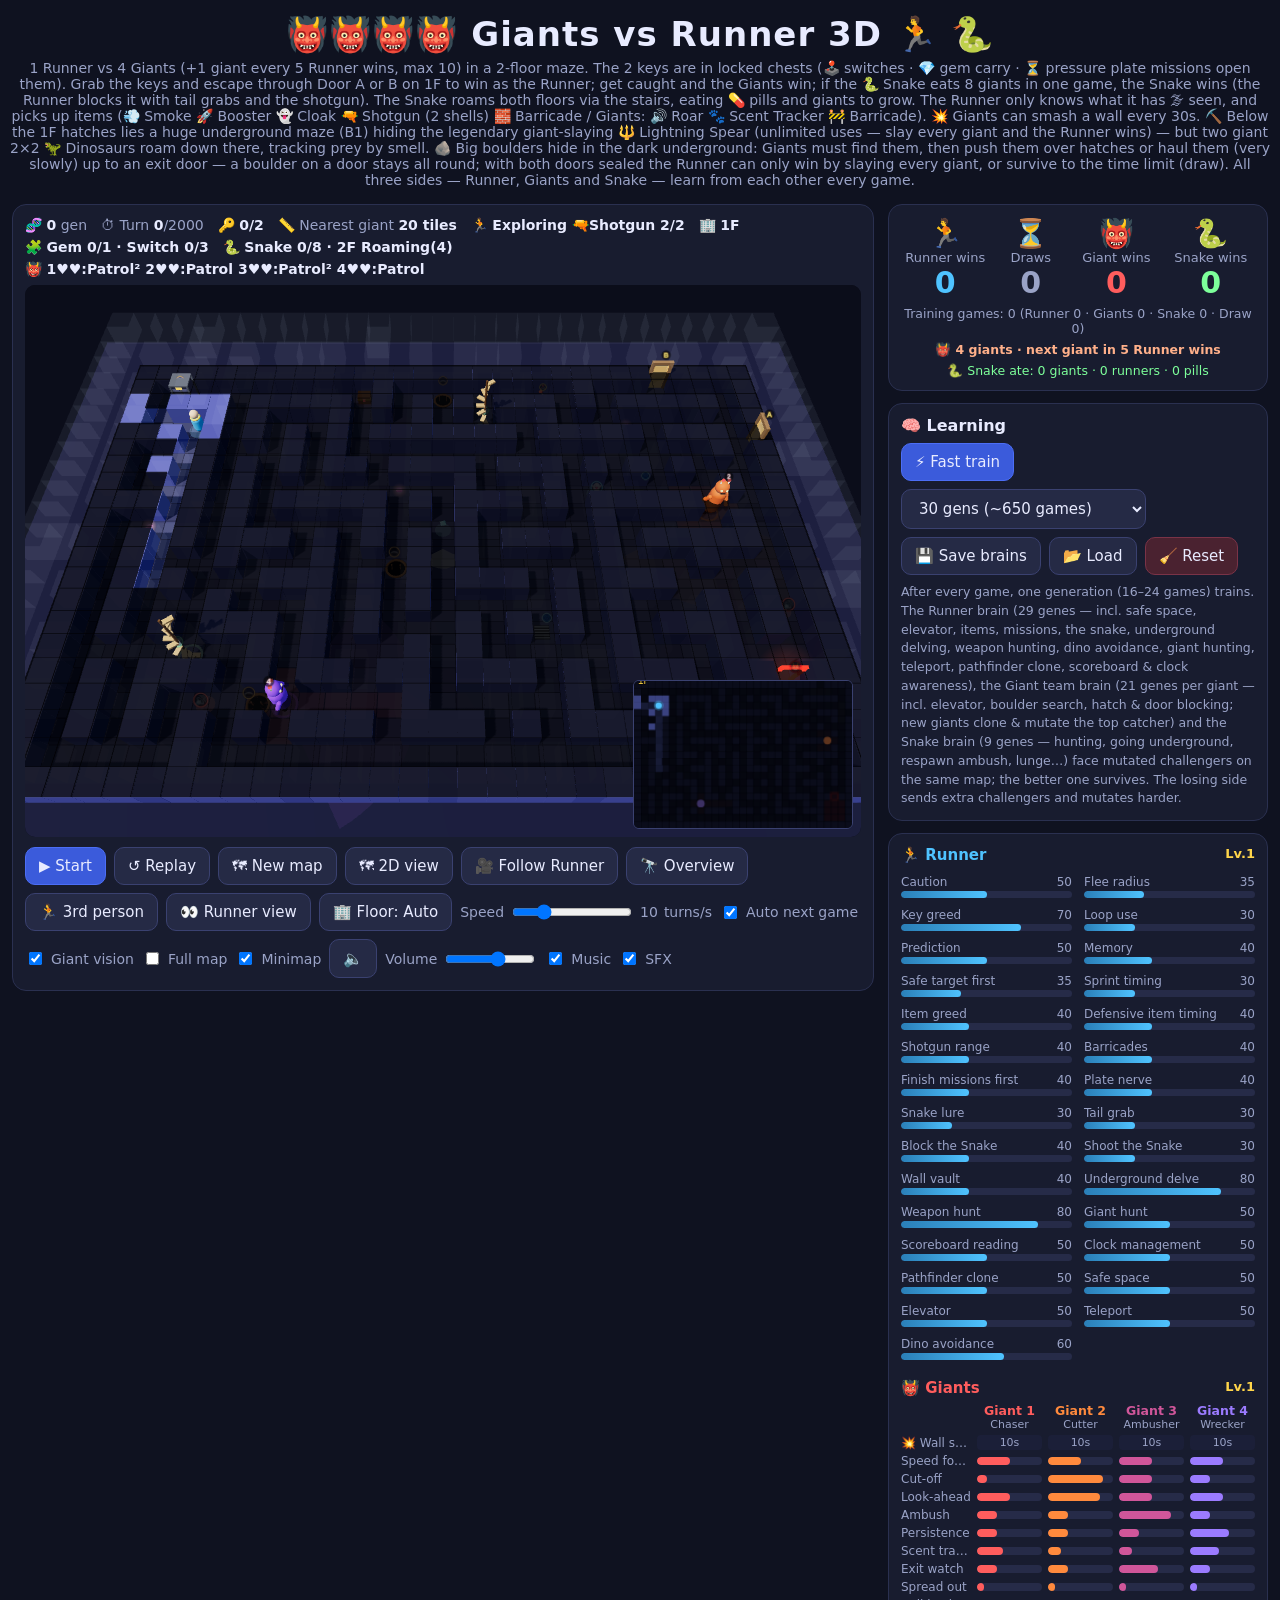
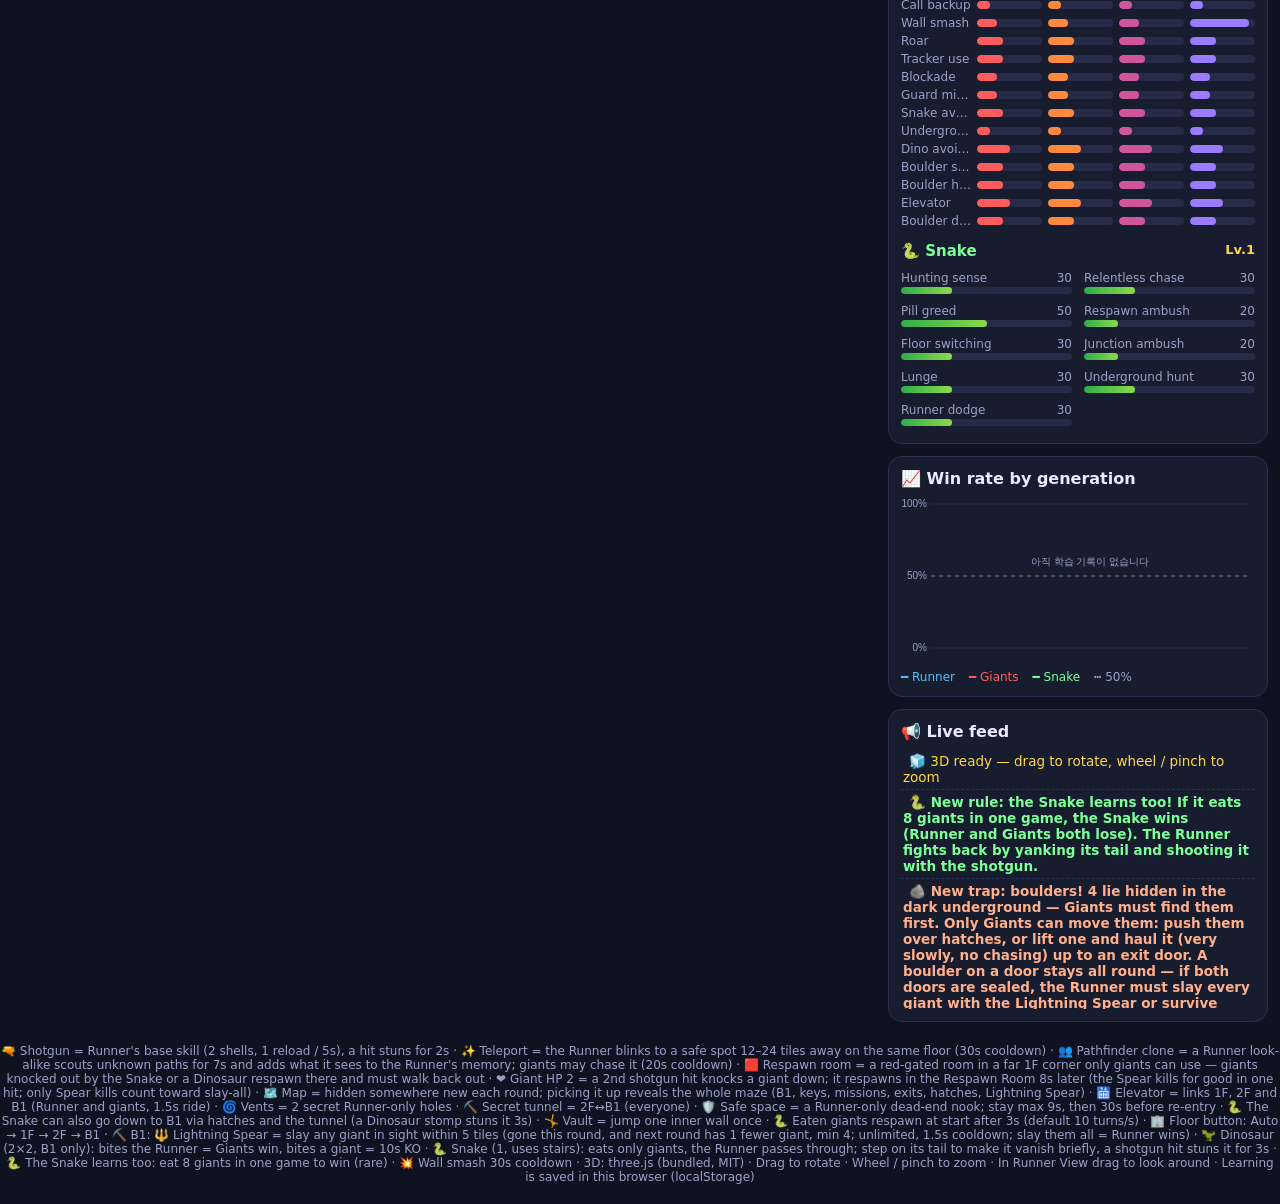
<file: index.html>
<!DOCTYPE html>
<html lang="ko" translate="no">
<head>
<meta charset="utf-8">
<meta name="google" content="notranslate">
<meta name="viewport" content="width=device-width, initial-scale=1, viewport-fit=cover">
<title>거인과 도망자 3D — AI 대결 · 공진화</title>
<link rel="icon" href="data:image/svg+xml,<svg xmlns=%22http://www.w3.org/2000/svg%22 viewBox=%220 0 100 100%22><text y=%22.9em%22 font-size=%2290%22>👹</text></svg>">
<link rel="stylesheet" href="css/style3.css?v=26">
</head>
<body>
<header>
  <h1>👹👹👹👹 거인과 도망자 3D 🏃 🐍</h1>
  <p class="sub">도망자 1명 vs 거인 4명(도망자 5승마다 +1, 최대 10명), 2층 미로 — 열쇠 2개는 잠긴 상자 속(🕹️스위치 · 💎보석 운반 · ⏳발판 미션을 풀어야 열림). 열쇠를 모아 1층 문 A·B로 탈출하면 도망자 승, 잡히면 거인팀 승, 🐍뷱이 한 판에 거인 8마리를 먹으면 뷱 승(도망자는 꼬리 잡기·샷건으로 뷱을 막음). 뷱(1마리)은 계단으로 두 층을 오가며 💊알약과 거인을 먹고 길어집니다. 도망자는 🌫 직접 본 곳만 알고, 맵에 떨어진 아이템(💨연막탄 🚀부스터 👻투명망토 🔫샷건(2발) 🧱바리케이드 / 거인: 🔊포효 🐾냄새 추적기 🚧바리케이드)을 주워 씁니다. 💥 거인은 30초마다 벽을 부술 수 있고, 도망자가 5승 할 때마다 거인이 한 명씩 늘어납니다(최대 10명). ⛏️ 1층 해치 아래에는 엄청 큰 지하 1층(B1) 미로가 있고, 어딘가에 거인을 처치하는 전설의 무기 🔱번개창(무한 사용 — 거인을 모두 처치하면 도망자 승리)이 숨겨져 있지만, 2×2 크기의 거대한 🦖공룡 두 마리가 냄새를 맡으며 돌아다닙니다. 🪨 큰 바위는 어두운 지하에 숨어 있어 거인이 먼저 찾아야 하고, 해치 위로 밀거나 아주 느릿느릿 들고 올라와 출구 문 앞을 막습니다(문 앞 바위는 그 판 내내 그대로 — 두 문이 다 막히면 도망자는 거인을 모두 처치하거나 시간 끝까지 버텨야(무승부) 함). 도망자·거인·뷱 세 쪽 모두 판마다 서로에게 배우며 성장합니다.</p>
</header>
<main>
  <section class="stage card">
    <div class="statusbar">
      <span>🧬 <b id="st-gen">0</b>세대</span>
      <span>⏱ 턴 <b id="st-turn">0</b>/<span id="st-max">0</span></span>
      <span>🔑 <b id="st-keys">0/0</b></span>
      <span>📏 가장 가까운 거인 <b id="st-dist">-</b></span>
      <span>🏃 <b id="st-rmode">-</b></span>
      <span>🏢 <b id="st-floor">1층</b></span>
      <span>🧩 <b id="st-mission">-</b></span>
      <span>🐍 <b id="st-snake">-</b></span>
      <span>👹 <b id="st-gmode">-</b></span>
    </div>
    <div class="view" id="stage3d">
      <canvas id="board"></canvas>
      <canvas id="minimap" class="minimap"></canvas>
      <div class="overlay hidden" id="overlay"><div id="overlayText"></div><div id="overlaySub"></div></div>
      <div class="overlay hidden train" id="trainOverlay">
        <div>⚡ 빠른 훈련 중…</div>
        <div class="progress"><div id="trainBar"></div></div>
        <div id="trainText"></div>
      </div>
    </div>
    <div class="controls">
      <button id="btnPlay" class="primary">▶ 시작</button>
      <button id="btnRestart">↺ 다시</button>
      <button id="btnNewMap">🗺 새 맵</button>
      <button id="btnView" disabled>🧊 3D 보기</button>
      <button id="btnCam" style="display:none">🎥 도망자 따라가기</button>
      <button id="btnCamReset" style="display:none">🔭 전체 보기</button>
      <button id="btnTps" style="display:none">🏃 3인칭</button>
      <button id="btnFpv" style="display:none">👀 도망자 시점</button>
      <button id="btnFloor" title="보는 층: 자동(도망자가 있는 층) → 1F → 2F → B1">🏢 층: 자동</button>
      <label class="slider">속도 <input type="range" id="speed" min="1" max="40" value="10"><span id="speedVal">10</span>턴/초</label>
      <label class="chk"><input type="checkbox" id="autoNext" checked> 자동 다음 판</label>
      <label class="chk"><input type="checkbox" id="showVision" checked> 거인 시야</label>
      <label class="chk" title="끄면 도망자가 직접 본 곳만 밝게 보입니다(전장의 안개). 1인칭에서는 항상 도망자의 기억만 보여요."><input type="checkbox" id="showFull"> 전체 지도 보기</label>
      <label class="chk" id="chkMini" style="display:none"><input type="checkbox" id="showMini" checked> 미니맵</label>
    </div>
  </section>

  <aside class="side">
    <section class="card score">
      <div class="team runner"><div class="emoji">🏃</div><div>도망자 승</div><b id="sc-runner">0</b></div>
      <div class="team draw"><div class="emoji">⏳</div><div>무승부</div><b id="sc-draw">0</b></div>
      <div class="team giant"><div class="emoji">👹</div><div>거인팀 승</div><b id="sc-giant">0</b></div>
      <div class="team snake"><div class="emoji">🐍</div><div>뷱 승</div><b id="sc-snakewin">0</b></div>
      <div class="scoreline" id="sc-train">훈련 경기 0판</div>
      <div class="scoreline grow" id="sc-grow">👹 거인 4명 · 다음 거인 추가까지 도망자 5승</div>
      <div class="scoreline" id="sc-snake">🐍 뷱이 먹은 거인 0 · 도망자 0 · 알약 0</div>
    </section>

    <section class="card train-ctl">
      <h2>🧠 학습</h2>
      <div class="row">
        <button id="btnTrain" class="primary">⚡ 빠른 훈련</button>
        <select id="trainGens">
          <option value="10">10세대 (약 200판)</option>
          <option value="30" selected>30세대 (약 650판)</option>
          <option value="100">100세대 (약 2,200판)</option>
        </select>
      </div>
      <div class="row">
        <button id="btnSave">💾 두뇌 저장</button>
        <button id="btnLoad">📂 불러오기</button>
        <button id="btnResetBrain" class="danger">🧹 초기화</button>
      </div>
      <p class="hint">매 판이 끝나면 한 세대(16~24판)를 훈련합니다. 도망자 두뇌와 거인팀 두뇌(거인마다 따로 가진 유전자 21개 — 새 거인은 가장 많이 잡은 거인을 복제·변이, 도망자 유전자 29개 — 아이템·미션·뷱·지하 탐험·무기 찾기·공룡 피하기도 배움)와 뷱 두뇌(유전자 9개 — 지하 사냥·사냥 감각·부활 지점 매복·달려들기 등)가 변이된 도전자와 같은 맵에서 겨뤄 더 잘한 쪽이 살아남습니다. 지고 있는 쪽은 도전자를 2명 내보내고 더 크게 변이합니다.</p>
    </section>

    <section class="card brains">
      <div class="brain runner">
        <h3>🏃 도망자 <span class="lv">Lv.<b id="lv-runner">1</b></span></h3>
        <div id="genes-runner" class="genes"></div>
      </div>
      <div class="brain giant">
        <h3>👹 거인팀 <span class="lv">Lv.<b id="lv-giant">1</b></span></h3>
        <div id="genes-giant" class="gteam"></div>
      </div>
      <div class="brain snake">
        <h3>🐍 뷱 <span class="lv">Lv.<b id="lv-snake">1</b></span></h3>
        <div id="genes-snake" class="genes"></div>
      </div>
    </section>

    <section class="card">
      <h2>📈 세대별 승률</h2>
      <canvas id="chart"></canvas>
      <div class="legend"><span class="lr">━ 도망자</span><span class="lg">━ 거인팀</span><span class="ls">━ 뷱</span><span>┅ 50%</span></div>
    </section>

    <section class="card">
      <h2>📢 실시간 중계</h2>
      <ul id="log" class="log"></ul>
    </section>
  </aside>
</main>
<footer>🔫 샷건 = 도망자 기본 스킬(최대 2발, 5초마다 1발 장전), 맞으면 2초 기절 · ✨ 순간이동 = 같은 층 12~24칸 떨어진 안전한 곳으로 순간이동(쿨타임 30초) · 👥 길잡이 분신 = 도망자와 똑같은 분신이 7초 동안 모르는 길을 먼저 살피고 본 것을 기억에 넣음, 거인이 속아 쫓기도 함(쿨타임 20초) · 🟥 리스폰 방 = 1층 먼 구석의 빨간 문 방, 거인만 드나듦 — 뷱·공룡에게 당한 거인은 여기서 부활해 걸어 나와야 함 · ❤️ 거인 체력 2 = 샷건 2대째에 쓰러졌다가 8초 뒤 리스폰 방에서 부활 (번개창은 한 방에 영구 처치, 거인 전멸 승리는 번개창 처치만 셈) · 🗺️ 지도 = 판마다 숨겨진 곳에 있음, 주우면 미로 전체(지하·열쇠·미션·출구·해치·번개창)가 보임 · 🛗 엘리베이터 = 1층·2층·지하를 잇는 승강기(도망자·거인, 탑승 1.5초) · 🌀 환기구 = 도망자만 지나가는 비밀 구멍 2곳 · ⛏️ 비밀 통로 = 2층↔지하 (모두) · 🛡️ 안전 공간 = 도망자만 들어가는 막다른 칸, 최대 9초 머문 뒤 나와야 하고 30초 뒤 재사용 · 🐍 뷱도 해치·비밀 통로로 지하에 내려감(공룡에게 밟히면 3초 기절) · 🤸 벽넘기 = 안쪽 벽 한 칸을 한 번 뛰어넘음 · 🐍 먹힌 거인은 3초 뒤 출발점에서 부활 (기본 속도 10턴/초) · 🏢 층 버튼: 자동(도망자 층) → 1F → 2F → B1 · ⛏️ 지하 1층: 🔱번개창 = 보이는 5칸 안의 거인을 처치(이번 판 복귀 불가, 처치한 판이면 다음 판 거인 1명 줄어듦(최소 4), 무한 사용·1.5초 쿨타임, 모두 처치하면 도망자 승리) · 🦖 공룡(2×2, 지하만): 도망자를 물면 거인팀 승, 거인을 물면 10초 기절 · 🐍 뷱(1마리, 계단으로 층 이동): 거인만 잡아먹음(도망자는 그냥 통과), 꼬리를 밟으면 잠시 사라짐, 샷건에 맞으면 3초 기절 · 🐍 뷱도 학습: 한 판에 거인 8마리를 먹으면 뷱 승리 · 💥 벽 부수기 30초 쿨다운 · 3D: three.js (로컬 포함, MIT) · 드래그 회전 · 휠/두 손가락 확대 · 도망자 시점에서는 드래그로 잠깐 둘러보기 · 학습 결과는 이 브라우저(localStorage)에 저장됩니다</footer>
<script src="js/engine3.js?v=26"></script>
<script src="js/i18n3.js?v=26"></script>
<script src="js/audio3.js?v=26"></script>
<script src="js/ui3.js?v=26"></script>
<script type="module" src="js/render3d.js?v=26"></script>
</body>
</html>
</file>
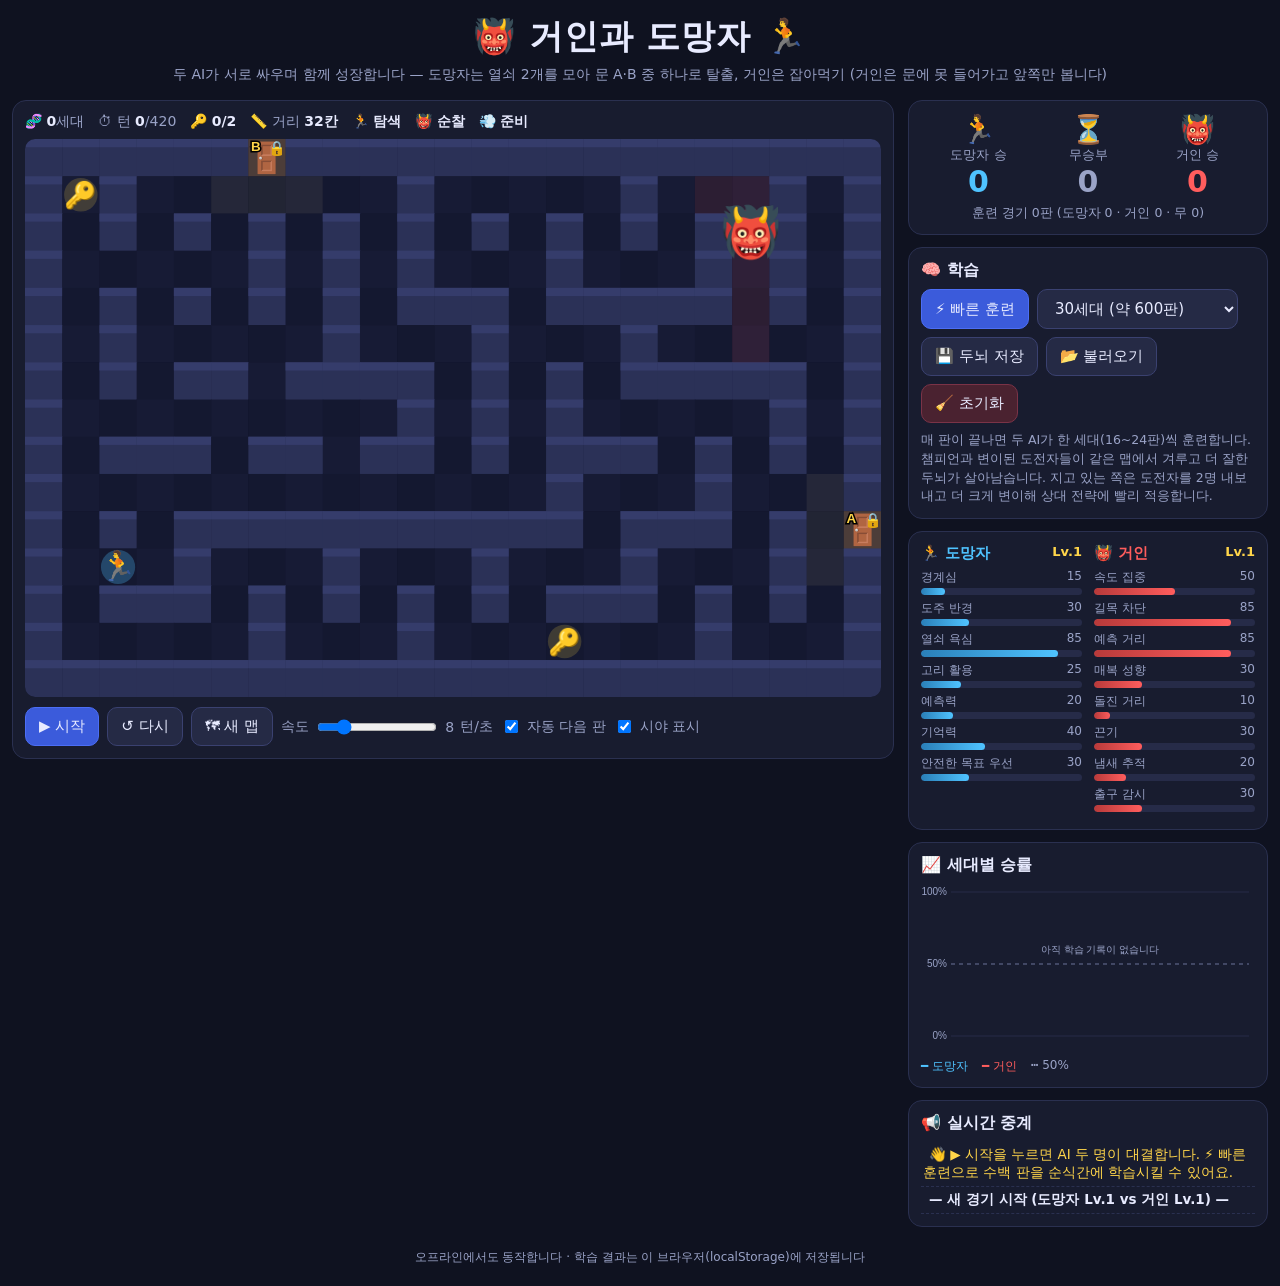
<file: index.v2.html>
<!DOCTYPE html>
<html lang="ko">
<head>
<meta charset="utf-8">
<meta name="viewport" content="width=device-width, initial-scale=1, viewport-fit=cover">
<title>거인과 도망자 — AI 대결 · 공진화</title>
<link rel="icon" href="data:image/svg+xml,<svg xmlns=%22http://www.w3.org/2000/svg%22 viewBox=%220 0 100 100%22><text y=%22.9em%22 font-size=%2290%22>👹</text></svg>">
<link rel="stylesheet" href="css/style.css?v=2">
</head>
<body>
<header>
  <h1>👹 거인과 도망자 🏃</h1>
  <p class="sub">두 AI가 서로 싸우며 함께 성장합니다 — 도망자는 열쇠 2개를 모아 문 A·B 중 하나로 탈출, 거인은 잡아먹기 (거인은 문에 못 들어가고 앞쪽만 봅니다)</p>
</header>

<main>
  <section class="stage card">
    <div class="statusbar">
      <span>🧬 <b id="st-gen">0</b>세대</span>
      <span>⏱ 턴 <b id="st-turn">0</b>/<span id="st-max">0</span></span>
      <span>🔑 <b id="st-keys">0/0</b></span>
      <span>📏 거리 <b id="st-dist">-</b></span>
      <span>🏃 <b id="st-rmode">-</b></span>
      <span>👹 <b id="st-gmode">-</b></span>
      <span>💨 <b id="st-dash">준비</b></span>
    </div>
    <div class="canvas-wrap" id="canvasWrap">
      <canvas id="board"></canvas>
      <div class="overlay hidden" id="overlay"><div id="overlayText"></div><div id="overlaySub"></div></div>
      <div class="overlay hidden train" id="trainOverlay">
        <div>⚡ 빠른 훈련 중…</div>
        <div class="progress"><div id="trainBar"></div></div>
        <div id="trainText"></div>
      </div>
    </div>
    <div class="controls">
      <button id="btnPlay" class="primary">▶ 시작</button>
      <button id="btnRestart">↺ 다시</button>
      <button id="btnNewMap">🗺 새 맵</button>
      <label class="slider">속도 <input type="range" id="speed" min="1" max="40" value="8"><span id="speedVal">8</span>턴/초</label>
      <label class="chk"><input type="checkbox" id="autoNext" checked> 자동 다음 판</label>
      <label class="chk"><input type="checkbox" id="showVision" checked> 시야 표시</label>
    </div>
  </section>

  <aside class="side">
    <section class="card score">
      <div class="team runner"><div class="emoji">🏃</div><div>도망자 승</div><b id="sc-runner">0</b></div>
      <div class="team draw"><div class="emoji">⏳</div><div>무승부</div><b id="sc-draw">0</b></div>
      <div class="team giant"><div class="emoji">👹</div><div>거인 승</div><b id="sc-giant">0</b></div>
      <div class="scoreline" id="sc-train">훈련 경기 0판</div>
    </section>

    <section class="card train-ctl">
      <h2>🧠 학습</h2>
      <div class="row">
        <button id="btnTrain" class="primary">⚡ 빠른 훈련</button>
        <select id="trainGens">
          <option value="10">10세대 (약 200판)</option>
          <option value="30" selected>30세대 (약 600판)</option>
          <option value="100">100세대 (약 2,000판)</option>
        </select>
      </div>
      <div class="row">
        <button id="btnSave">💾 두뇌 저장</button>
        <button id="btnLoad">📂 불러오기</button>
        <button id="btnResetBrain" class="danger">🧹 초기화</button>
      </div>
      <p class="hint">매 판이 끝나면 두 AI가 한 세대(16~24판)씩 훈련합니다. 챔피언과 변이된 도전자들이 같은 맵에서 겨루고 더 잘한 두뇌가 살아남습니다. 지고 있는 쪽은 도전자를 2명 내보내고 더 크게 변이해 상대 전략에 빨리 적응합니다.</p>
    </section>

    <section class="card brains">
      <div class="brain runner">
        <h3>🏃 도망자 <span class="lv">Lv.<b id="lv-runner">1</b></span></h3>
        <div id="genes-runner" class="genes"></div>
      </div>
      <div class="brain giant">
        <h3>👹 거인 <span class="lv">Lv.<b id="lv-giant">1</b></span></h3>
        <div id="genes-giant" class="genes"></div>
      </div>
    </section>

    <section class="card">
      <h2>📈 세대별 승률</h2>
      <canvas id="chart"></canvas>
      <div class="legend"><span class="lr">━ 도망자</span><span class="lg">━ 거인</span><span class="lm">┅ 50%</span></div>
    </section>

    <section class="card">
      <h2>📢 실시간 중계</h2>
      <ul id="log" class="log"></ul>
    </section>
  </aside>
</main>
<footer>오프라인에서도 동작합니다 · 학습 결과는 이 브라우저(localStorage)에 저장됩니다</footer>
<script src="js/engine.js?v=2"></script>
<script src="js/ui.js?v=2"></script>
</body>
</html>
</file>
<file: css/style3.css>
:root { --bg:#0f1220; --card:#181c2f; --line:#2a3050; --text:#e8ebff; --muted:#9aa3c7; --runner:#4fc3ff; --giant:#ff5d5d; --gold:#ffd54a; --ok:#59e39a; }
* { box-sizing: border-box; }
html, body { margin:0; background:var(--bg); color:var(--text); font-family: "Apple SD Gothic Neo","Malgun Gothic","Noto Sans KR","Noto Sans CJK KR","NanumGothic",system-ui,sans-serif; }
header { text-align:center; padding:14px 10px 4px; }
h1 { margin:0; font-size: clamp(22px, 4vw, 34px); letter-spacing:1px; }
.sub { margin:6px 0 0; color:var(--muted); font-size:14px; }
main { display:grid; grid-template-columns: minmax(0,1fr) 380px; gap:14px; padding:12px; max-width:1400px; margin:0 auto; align-items:start; }
@media (max-width: 980px) { main { grid-template-columns: 1fr; } }
.card { background:var(--card); border:1px solid var(--line); border-radius:14px; padding:12px; }
.side { display:flex; flex-direction:column; gap:12px; min-width:0; }
h2 { font-size:16px; margin:0 0 8px; }
h3 { font-size:15px; margin:0 0 6px; display:flex; justify-content:space-between; }
.statusbar { display:flex; flex-wrap:wrap; gap:6px 14px; font-size:14px; color:var(--muted); margin-bottom:8px; }
.statusbar b { color:var(--text); }
.view { position:relative; width:100%; border-radius:10px; overflow:hidden; background:#0a0c16; }
#board { display:block; touch-action:manipulation; }
.view canvas.gl { position:absolute; inset:0; display:none; touch-action:none; }
.view.is3d canvas.gl { display:block; }
.view.is3d #board { display:none; }
.minimap { position:absolute; right:8px; bottom:8px; display:none; border:1px solid #3a4170; border-radius:6px; background:rgba(10,12,22,.85); pointer-events:none; z-index:3; }
.view.is3d .minimap { display:block; }
.view.is3d .minimap.hidden { display:none; }
.overlay { position:absolute; inset:0; z-index:5; display:flex; flex-direction:column; align-items:center; justify-content:center; background:rgba(5,6,14,.55); border-radius:10px; text-align:center; gap:8px; }
.overlay.hidden { display:none; }
#overlayText { font-size: clamp(30px, 7vw, 64px); font-weight:900; text-shadow:0 4px 18px rgba(0,0,0,.7); }
#overlaySub { color:#dfe3ff; font-size:16px; }
.overlay.train { font-size:20px; font-weight:700; }
.progress { width:min(70%,420px); height:14px; background:#262b48; border-radius:8px; overflow:hidden; }
#trainBar { height:100%; width:0; background:linear-gradient(90deg,var(--runner),var(--giant)); transition:width .1s; }
#trainText { font-size:14px; color:var(--muted); font-weight:400; }
.controls { display:flex; flex-wrap:wrap; gap:8px; align-items:center; margin-top:10px; }
button, select { background:#252a45; color:var(--text); border:1px solid #3a4170; border-radius:10px; padding:9px 13px; font-size:15px; cursor:pointer; font-family:inherit; }
button:hover { background:#2f3558; }
button:disabled { opacity:.5; cursor:not-allowed; }
button.primary { background:#3b5bdb; border-color:#4c6ef5; }
button.primary:hover { background:#4c6ef5; }
button.danger { background:#4a2230; border-color:#7a3347; }
.slider, .chk { display:flex; align-items:center; gap:6px; font-size:14px; color:var(--muted); }
.slider input { width:120px; }
.row { display:flex; flex-wrap:wrap; gap:8px; margin-bottom:8px; }
.hint { color:var(--muted); font-size:12.5px; margin:4px 0 0; line-height:1.5; }
.score { display:grid; grid-template-columns: 1fr .8fr 1fr; text-align:center; gap:6px; }
.team .emoji { font-size:28px; }
.team div { font-size:13px; color:var(--muted); }
.team b { font-size:30px; }
.team.runner b { color:var(--runner); } .team.giant b { color:var(--giant); } .team.draw b { color:var(--muted); }
.scoreline { grid-column: 1 / -1; color:var(--muted); font-size:12.5px; }
.brains { display:grid; grid-template-columns:1fr; gap:14px; }
.gteam { display:grid; grid-template-columns: 78px repeat(3, 1fr); gap:4px 6px; align-items:center; font-size:12px; }
.gteam .gh { font-weight:700; text-align:center; font-size:12.5px; }
.gteam .gh small { display:block; font-weight:400; color:var(--muted); font-size:11px; }
.gteam .gl { color:var(--muted); white-space:nowrap; overflow:hidden; text-overflow:ellipsis; }
.gteam .gb { height:8px; background:#262b48; border-radius:5px; overflow:hidden; }
.gteam .gb > i { display:block; height:100%; border-radius:5px; transition: width .6s ease; }
.gteam .gb.flash { outline:1px solid var(--gold); }
.genes { display:grid; grid-template-columns:1fr 1fr; gap:0 12px; }
.brain.runner h3 { color:var(--runner); } .brain.giant h3 { color:var(--giant); }
.lv { color:var(--gold); font-size:13px; }
.gene { font-size:12px; margin:5px 0; }
.gene .name { display:flex; justify-content:space-between; color:var(--muted); }
.bar { height:7px; background:#262b48; border-radius:5px; overflow:hidden; margin-top:2px; }
.bar > i { display:block; height:100%; border-radius:5px; transition: width .6s ease; }
.runner .bar > i { background:linear-gradient(90deg,#2a7fb8,var(--runner)); }
.giant .bar > i { background:linear-gradient(90deg,#b83a3a,var(--giant)); }
.gene.flash .name { color:var(--gold); }
#chart { width:100%; height:170px; display:block; }
.legend { display:flex; gap:14px; font-size:12px; color:var(--muted); margin-top:4px; }
.lr { color:var(--runner); } .lg { color:var(--giant); }
.log { list-style:none; margin:0; padding:0; max-height:260px; overflow-y:auto; font-size:13.5px; }
.log li { padding:4px 2px; border-bottom:1px dashed #2a3050; }
.log li .t { color:var(--muted); font-size:11.5px; margin-right:6px; }
.log li.learn { color:var(--gold); }
.log li.end { font-weight:700; }
.log li.key { color:#ffe08a; }
.log li.door { color:#59e39a; font-weight:700; }
.log li.doorpick, .log li.doorban { color:#c9f7dd; }
.log li.call { color:#ffc48a; }
.log li.sprint { color:#9fe0ff; }
.log li.door { color:#59e39a; font-weight:700; }
.log li.doorpick, .log li.doorban { color:#c9f7dd; }
.log li.spot { color:#ffb3b3; }
footer { text-align:center; color:var(--muted); font-size:12px; padding:10px 0 20px; }

/* ---------- 방송 모드 (?stream=1) ---------- */
body.stream { overflow:hidden; background:#000; }
body.stream header, body.stream footer, body.stream .side, body.stream .controls, body.stream .statusbar { display:none !important; }
body.stream main { display:block; padding:0; max-width:none; }
body.stream .stage.card { padding:0; border:0; border-radius:0; background:#000; }
body.stream .view { border-radius:0; width:100vw; height:100vh; display:flex; align-items:center; justify-content:center; }
body.stream .minimap { right:16px; bottom:16px; }
body.stream #overlayText { font-size:64px; }
body.stream #overlaySub, body.stream #trainText { font-size:22px; }
body.stream .overlay.train { font-size:34px; }
.hud { position:absolute; inset:0; pointer-events:none; z-index:4; font-size:20px; color:#fff; text-shadow:0 2px 6px rgba(0,0,0,.9); }
.hud-top { position:absolute; top:14px; left:18px; display:flex; gap:12px; align-items:center; font-weight:800; font-size:24px; }
.hud-top .live { background:#e02424; padding:2px 10px; border-radius:6px; font-size:18px; text-shadow:none; }
.hud-score { position:absolute; top:12px; right:18px; display:flex; gap:12px; align-items:baseline; background:rgba(10,12,28,.72); padding:8px 16px; border-radius:12px; font-size:24px; font-weight:700; }
.hud-score .r b { color:#4fc3ff; font-size:34px; } .hud-score .g b { color:#ff6b6b; font-size:34px; } .hud-score .d { font-size:18px; color:#cfd3ef; }
.hud-info { position:absolute; top:62px; left:18px; background:rgba(10,12,28,.6); padding:6px 12px; border-radius:10px; font-size:18px; line-height:1.5; }
.hud-info b { color:#ffd54a; }
.hud-status { position:absolute; bottom:16px; left:50%; transform:translateX(-50%); background:rgba(10,12,28,.72); padding:6px 16px; border-radius:10px; font-size:19px; white-space:nowrap; }
.hud-log { position:absolute; left:18px; bottom:64px; width:min(46vw, 560px); list-style:none; margin:0; padding:0; font-size:18px; }
.hud-log li { background:rgba(10,12,28,.62); margin-top:5px; padding:4px 10px; border-radius:8px; }
.hud-log li:nth-child(n+4) { opacity:.65; }
.hud-log li.learn { color:#ffd54a; } .hud-log li.door, .hud-log li.end { color:#7dffb2; font-weight:700; } .hud-log li.spot { color:#ffb3b3; } .hud-log li.key { color:#ffe08a; }

/* ---------- v4: 거인 / 벽 부수기 / 1인칭 ---------- */
.gteam { grid-template-columns: 70px repeat(4, 1fr); }
.log li.smash, .hud-log li.smash { color:#9fd0ff; font-weight:700; }
.log li.smash2, .hud-log li.smash2 { color:#c7e3ff; }
.controls button.on { background:#2d6cdf; border-color:#4f8dff; color:#fff; }
.fpv-vig, .fpv-hud, .fpv-toast { display:none; }
.view.is3d.fpv .fpv-vig { display:block; position:absolute; inset:0; pointer-events:none; z-index:2; border-radius:inherit; }
.view.is3d.fpv .fpv-hud { display:flex; flex-direction:column; gap:6px; position:absolute; left:10px; top:10px; z-index:3; pointer-events:none;
  background:rgba(8,10,22,.62); border:1px solid rgba(120,130,200,.35); border-radius:10px; padding:8px 10px; font-size:14px; color:#eef; min-width:210px; text-shadow:0 1px 3px #000; }
.fh-row { display:flex; align-items:center; gap:8px; }
.fh-ic { display:inline-block; width:22px; text-align:center; font-size:18px; }
.fh-sub { color:#cfd3ef; font-size:12.5px; white-space:nowrap; }
.fh-bar { flex:1; min-width:90px; height:9px; background:rgba(255,255,255,.12); border-radius:6px; overflow:hidden; }
.fh-bar > i { display:block; height:100%; width:0; border-radius:6px; }
.fh-bar.danger > i { background:linear-gradient(90deg,#ffd54a,#ff7a2a,#ff2a2a); }
.fh-bar.sprint > i { background:#5a6bb0; }
.fh-bar.sprint.ready > i { background:#ffe14a; }
#fh-smashRow.warn .fh-sub { color:#9fd0ff; font-weight:700; }
.view.is3d.fpv .fpv-toast { display:block; position:absolute; left:50%; top:16%; transform:translate(-50%,-8px); z-index:4; pointer-events:none; opacity:0; transition: opacity .25s, transform .25s;
  background:rgba(8,10,22,.78); color:#fff; padding:8px 16px; border-radius:20px; font-size:17px; font-weight:700; white-space:nowrap; max-width:92%; overflow:hidden; text-overflow:ellipsis; }
.view.is3d.fpv .fpv-toast.show { opacity:1; transform:translate(-50%,0); }
.fpv-toast.spot, .fpv-toast.dash, .fpv-toast.end { color:#ffb3b3; } .fpv-toast.key, .fpv-toast.door { color:#ffe08a; } .fpv-toast.smash { color:#9fd0ff; }
.view.is3d.fpv .minimap { opacity:.92; }
@media (max-width: 640px) {
  .view.is3d.fpv .fpv-hud { font-size:12px; min-width:0; padding:6px 8px; gap:4px; left:6px; top:6px; }
  .fh-bar { min-width:60px; } .fh-sub { font-size:11px; } .fh-ic { font-size:15px; width:18px; }
  .view.is3d.fpv .fpv-toast { font-size:13px; top:auto; bottom:12px; }
  .gteam { grid-template-columns: 58px repeat(4, 1fr); font-size:11px; }
}
/* 방송 모드에서 1인칭 HUD는 오른쪽 가운데에 크게 */
body.stream .view.is3d.fpv .fpv-hud { left:auto; right:16px; top:50%; transform:translateY(-60%); font-size:20px; min-width:300px; padding:12px 16px; gap:10px; }
body.stream .fh-sub { font-size:17px; } body.stream .fh-ic { font-size:24px; width:30px; } body.stream .fh-bar { height:13px; }

/* v5(?v=7): 아이템 가방 · 효과 · 투명망토 */
.fh-inv { gap:6px; flex-wrap:wrap; }
.fh-item { position:relative; font-size:1.25em; opacity:.22; filter:grayscale(1); transition:opacity .2s, transform .2s; }
.fh-item.has { opacity:1; filter:none; transform:scale(1.08); }
.fh-item b { position:absolute; right:-6px; bottom:-4px; font-size:.55em; color:#fff; text-shadow:0 0 3px #000; }
#fh-fxRow.warn .fh-sub, #fh-smashRow.warn .fh-sub { color:#ff8a8a; }
.view.cloaked::after { content:''; position:absolute; inset:0; pointer-events:none; z-index:2; background:radial-gradient(ellipse at center, rgba(120,190,255,0) 45%, rgba(120,190,255,.28) 100%); box-shadow:inset 0 0 60px rgba(150,210,255,.35); animation:cloakPulse 1.6s ease-in-out infinite; }
@keyframes cloakPulse { 50% { opacity:.6; } }
.log li.item .t, .log li.shot .t, .log li.smoke .t, .log li.cloak .t, .log li.boost .t { color:#7fd8ff; }
.log li.shot { color:#ffe08a; } .log li.stun { color:#ffe08a; }
.log li.roar, .log li.tracker { color:#ff9a9a; } .log li.barricade { color:#e0b070; }
.hud-log li.shot, .hud-log li.smoke, .hud-log li.cloak, .hud-log li.boost, .hud-log li.item { color:#9fe0ff; }
.hud-log li.roar, .hud-log li.tracker { color:#ff9a9a; } .hud-log li.barricade { color:#e0b070; }
body.stream .fh-item { font-size:1.4em; }

/* v6(?v=8): 2층 · 미션 · 뷱 */
.log li.mission { color:#ffe08a; } .log li.snake { color:#7dff9a; font-weight:600; }
#sc-snake { color:#7dff9a; }
#fh-misRow .fh-sub { color:#ffe08a; }
.hud-log li.mission { color:#ffe08a; } .hud-log li.snake { color:#7dff9a; font-weight:600; }
/* v7(?v=11): 거인 4~10명 · 벽 부수기 */
.gteam .gcd { text-align:center; font-size:11px; color:var(--muted); background:#1b1f38; border-radius:4px; padding:1px 0; }
.gteam .gcd.ready { color:#ffd54a; font-weight:700; background:#3a2a10; }
.gteam.compact { font-size:10.5px; gap:3px 3px; }
.gteam.compact .gh { font-size:11px; } .gteam.compact .gh small { font-size:9.5px; } .gteam.compact .gcd { font-size:10px; }
#genes-giant { overflow-x:auto; }
.scoreline.grow { color:#ffb08a; font-weight:700; }
.hud-grow { position:absolute; top:76px; right:14px; background:rgba(10,12,24,.72); color:#ffb08a; font-weight:700; padding:4px 10px; border-radius:8px; font-size:14px; }
.log li.grow, .hud-log li.grow { color:#ffb08a; font-weight:700; }
.log li.smash, .hud-log li.smash { color:#ffcf7a; font-weight:700; }
/* v16: 샷건(기본 스킬) 탄약·장전 HUD */
.hud-ammo { position:absolute; right:18px; top:112px; min-width:230px; background:rgba(10,12,28,.78); padding:8px 14px 9px; border-radius:12px; border:2px solid rgba(255,200,90,.55); }
.hud-ammo .am-top { display:flex; align-items:center; gap:8px; font-size:22px; font-weight:800; }
.hud-ammo .am-ic { font-size:26px; } .hud-ammo .am-name { color:#ffd54a; }
.hud-ammo b { font-size:28px; color:#fff; margin-left:auto; }
.hud-ammo .am-shells { display:flex; gap:4px; }
.hud-ammo .sh { width:10px; height:22px; border-radius:3px; background:rgba(255,255,255,.18); }
.hud-ammo .sh.on { background:linear-gradient(#ffcf5a,#e0662a); box-shadow:0 0 6px rgba(255,170,60,.8); }
.hud-ammo .am-bar { height:8px; margin-top:6px; background:rgba(255,255,255,.15); border-radius:5px; overflow:hidden; }
.hud-ammo .am-bar i { display:block; height:100%; width:0; background:linear-gradient(90deg,#ff9a2a,#ffd54a); transition:width .25s linear; }
.hud-ammo.full .am-bar i { background:#59e39a; }
.hud-ammo.empty { border-color:rgba(255,90,90,.8); }
.hud-ammo .am-sub { font-size:15px; color:#cfd3ef; margin-top:3px; }
.fpv-hud .fh-item[data-it="shotgun"] b { font-size:12px; }
/* 사운드 (v17) */
.sound-ctl { display:inline-flex; align-items:center; gap:8px; flex-wrap:wrap; }
.sound-ctl #btnSound { min-width:42px; font-size:16px; }
.sound-ctl #sndVol { width:90px; }
.sound-hint { position:absolute; left:12px; bottom:12px; z-index:30; padding:5px 10px; border-radius:8px; background:rgba(0,0,0,.55); color:#dfe4ff; border:0; font-size:13px; pointer-events:auto; cursor:pointer; opacity:.85; }
.sound-hint.big { left:50%; top:50%; bottom:auto; transform:translate(-50%,-50%); padding:16px 26px; border-radius:40px; font-size:20px; font-weight:700; background:rgba(20,30,70,.88); border:2px solid #6f9bff; color:#fff; opacity:1; box-shadow:0 6px 24px rgba(0,0,0,.6); white-space:nowrap; animation:sndPulse 1.4s ease-in-out infinite; }
@keyframes sndPulse { 50% { transform:translate(-50%,-50%) scale(1.06); } }
body.stream .sound-hint:not(.big) { left:16px; bottom:16px; font-size:15px; }
@media (max-width: 640px) { .sound-ctl #sndVol { width:110px; } .sound-ctl #btnSound { min-width:48px; font-size:18px; } }
/* v19: 뷱 승리 (세 번째 편) */
.team.snake b { color:#7dff9a; }
.legend .ls { color:#7dff9a; }
.brain.snake h3 { color:#7dff9a; }
.brain.snake .gene .bar i { background:linear-gradient(90deg,#2fae4a,#8bd94a); }
.hud-score .s b { color:#7dff9a; font-size:34px; }
.hud-snake { position:absolute; right:18px; top:222px; min-width:230px; background:rgba(10,12,28,.78); padding:7px 14px 8px; border-radius:12px; border:2px solid rgba(125,255,154,.5); }
.hud-snake .sn-top { display:flex; align-items:center; gap:8px; font-size:22px; font-weight:800; }
.hud-snake .sn-ic { font-size:26px; } .hud-snake .sn-name { color:#7dff9a; }
.hud-snake b { font-size:28px; color:#fff; margin-left:auto; }
.hud-snake .sn-bar { height:8px; margin-top:6px; background:rgba(255,255,255,.15); border-radius:5px; overflow:hidden; }
.hud-snake .sn-bar i { display:block; height:100%; width:0; background:linear-gradient(90deg,#2fae4a,#8bd94a); transition:width .3s linear; }
.hud-snake.hot { border-color:rgba(255,120,80,.9); } .hud-snake.hot .sn-bar i { background:linear-gradient(90deg,#ff9a2a,#ff4a4a); }
.hud-snake.won { border-color:#7dff9a; box-shadow:0 0 18px rgba(125,255,154,.7); }
.hud-snake .sn-sub { font-size:15px; color:#cfd3ef; margin-top:3px; }
.log li.snakeBlock, .hud-log li.snakeBlock { color:#9fe0ff; font-weight:700; }
.log li.snakeWarn, .hud-log li.snakeWarn { color:#ff9a6a; font-weight:700; }
.score { grid-template-columns: 1fr .8fr 1fr 1fr; } .score .scoreline { grid-column: 1 / -1; }
.hud-score { gap:8px; padding:6px 12px; font-size:19px; } .hud-score .r b, .hud-score .g b, .hud-score .s b { font-size:28px; } .hud-score .d { font-size:15px; }
/* v21: 층 표시 배지 (지하 B1이면 주황, 번개창을 들면 하늘색 테) */
.hud-floor { position:absolute; right:18px; top:322px; min-width:230px; box-sizing:border-box; text-align:center; background:rgba(10,12,28,.78); padding:6px 14px; border-radius:12px; border:2px solid rgba(159,224,255,.45); font-size:22px; font-weight:800; letter-spacing:.5px; }
.hud-floor.b1 { background:rgba(40,20,8,.85); border-color:rgba(255,150,60,.85); color:#ffcf9a; box-shadow:0 0 14px rgba(255,120,30,.35); }
.hud-floor.armed { border-color:#7fd8ff; box-shadow:0 0 16px rgba(127,216,255,.6); }
.log li.weapon, .log li.kill, .hud-log li.weapon, .hud-log li.kill { color:#9fe8ff; }
.log li.dino, .hud-log li.dino { color:#c8ff6a; }
.log li.b1, .hud-log li.b1 { color:#ffcf9a; }
/* v22: 바위 로그 */
.log li.boulder, .hud-log li.boulder, #h-log li.boulder { color:#ffb08a; font-weight:700; }
.log li.boulderGo, .hud-log li.boulderGo, #h-log li.boulderGo, .log li.boulderOpen, #h-log li.boulderOpen { color:#d8cfc2; }
</file>
<file: css/style.css>
:root { --bg:#0f1220; --card:#181c2f; --line:#2a3050; --text:#e8ebff; --muted:#9aa3c7; --runner:#4fc3ff; --giant:#ff5d5d; --gold:#ffd54a; --ok:#59e39a; }
* { box-sizing: border-box; }
html, body { margin:0; background:var(--bg); color:var(--text); font-family: "Apple SD Gothic Neo","Malgun Gothic","Noto Sans KR","Noto Sans CJK KR","NanumGothic",system-ui,sans-serif; }
header { text-align:center; padding:14px 10px 4px; }
h1 { margin:0; font-size: clamp(22px, 4vw, 34px); letter-spacing:1px; }
.sub { margin:6px 0 0; color:var(--muted); font-size:14px; }
main { display:grid; grid-template-columns: minmax(0,1fr) 360px; gap:14px; padding:12px; max-width:1400px; margin:0 auto; align-items:start; }
@media (max-width: 980px) { main { grid-template-columns: 1fr; } }
.card { background:var(--card); border:1px solid var(--line); border-radius:14px; padding:12px; }
.side { display:flex; flex-direction:column; gap:12px; min-width:0; }
h2 { font-size:16px; margin:0 0 8px; }
h3 { font-size:15px; margin:0 0 6px; display:flex; justify-content:space-between; }
.statusbar { display:flex; flex-wrap:wrap; gap:6px 14px; font-size:14px; color:var(--muted); margin-bottom:8px; }
.statusbar b { color:var(--text); }
.canvas-wrap { position:relative; width:100%; }
#board { width:100%; display:block; border-radius:10px; background:#0a0c16; touch-action:manipulation; }
.overlay { position:absolute; inset:0; display:flex; flex-direction:column; align-items:center; justify-content:center; background:rgba(5,6,14,.55); border-radius:10px; text-align:center; gap:8px; }
.overlay.hidden { display:none; }
#overlayText { font-size: clamp(30px, 7vw, 64px); font-weight:900; text-shadow:0 4px 18px rgba(0,0,0,.7); }
#overlaySub { color:#dfe3ff; font-size:16px; }
.overlay.train { font-size:20px; font-weight:700; }
.progress { width:min(70%,420px); height:14px; background:#262b48; border-radius:8px; overflow:hidden; }
#trainBar { height:100%; width:0; background:linear-gradient(90deg,var(--runner),var(--giant)); transition:width .1s; }
#trainText { font-size:14px; color:var(--muted); font-weight:400; }
.controls { display:flex; flex-wrap:wrap; gap:8px; align-items:center; margin-top:10px; }
button, select { background:#252a45; color:var(--text); border:1px solid #3a4170; border-radius:10px; padding:9px 13px; font-size:15px; cursor:pointer; font-family:inherit; }
button:hover { background:#2f3558; }
button:disabled { opacity:.5; cursor:not-allowed; }
button.primary { background:#3b5bdb; border-color:#4c6ef5; }
button.primary:hover { background:#4c6ef5; }
button.danger { background:#4a2230; border-color:#7a3347; }
.slider, .chk { display:flex; align-items:center; gap:6px; font-size:14px; color:var(--muted); }
.slider input { width:120px; }
.row { display:flex; flex-wrap:wrap; gap:8px; margin-bottom:8px; }
.hint { color:var(--muted); font-size:12.5px; margin:4px 0 0; line-height:1.5; }
.score { display:grid; grid-template-columns: 1fr .8fr 1fr; text-align:center; gap:6px; }
.team .emoji { font-size:28px; }
.team div { font-size:13px; color:var(--muted); }
.team b { font-size:30px; }
.team.runner b { color:var(--runner); } .team.giant b { color:var(--giant); } .team.draw b { color:var(--muted); }
.scoreline { grid-column: 1 / -1; color:var(--muted); font-size:12.5px; }
.brains { display:grid; grid-template-columns:1fr 1fr; gap:12px; }
@media (max-width: 420px) { .brains { grid-template-columns:1fr; } }
.brain.runner h3 { color:var(--runner); } .brain.giant h3 { color:var(--giant); }
.lv { color:var(--gold); font-size:13px; }
.gene { font-size:12px; margin:5px 0; }
.gene .name { display:flex; justify-content:space-between; color:var(--muted); }
.bar { height:7px; background:#262b48; border-radius:5px; overflow:hidden; margin-top:2px; }
.bar > i { display:block; height:100%; border-radius:5px; transition: width .6s ease; }
.runner .bar > i { background:linear-gradient(90deg,#2a7fb8,var(--runner)); }
.giant .bar > i { background:linear-gradient(90deg,#b83a3a,var(--giant)); }
.gene.flash .name { color:var(--gold); }
#chart { width:100%; height:170px; display:block; }
.legend { display:flex; gap:14px; font-size:12px; color:var(--muted); margin-top:4px; }
.lr { color:var(--runner); } .lg { color:var(--giant); }
.log { list-style:none; margin:0; padding:0; max-height:260px; overflow-y:auto; font-size:13.5px; }
.log li { padding:4px 2px; border-bottom:1px dashed #2a3050; }
.log li .t { color:var(--muted); font-size:11.5px; margin-right:6px; }
.log li.learn { color:var(--gold); }
.log li.end { font-weight:700; }
.log li.key { color:#ffe08a; }
.log li.door { color:#59e39a; font-weight:700; }
.log li.doorpick, .log li.doorban { color:#c9f7dd; }
.log li.spot { color:#ffb3b3; }
footer { text-align:center; color:var(--muted); font-size:12px; padding:10px 0 20px; }
</file>
